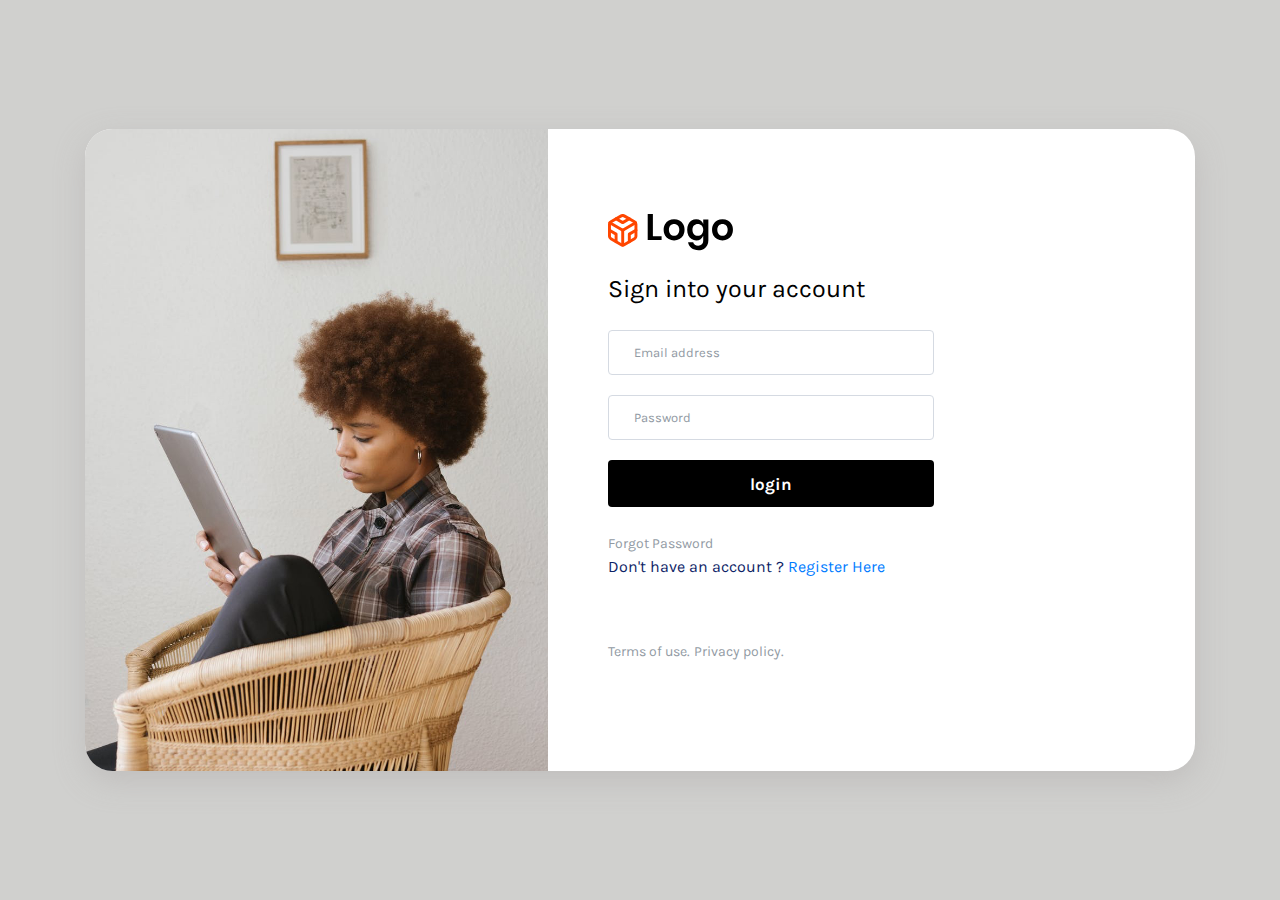
<file: index.html>
<!DOCTYPE html>
<html lang="en">
<head>
  <meta charset="UTF-8">
  <meta name="viewport" content="width=device-width, initial-scale=1.0">
  <meta http-equiv="X-UA-Compatible" content="ie=edge">
  <title>Login Classwork bootstrap</title>
  <link href="https://fonts.googleapis.com/css?family=Karla:400,700&display=swap" rel="stylesheet">
  <link rel="stylesheet" href="https://cdn.materialdesignicons.com/4.8.95/css/materialdesignicons.min.css">
  <link rel="stylesheet" href="https://stackpath.bootstrapcdn.com/bootstrap/4.4.1/css/bootstrap.min.css">
  <link rel="stylesheet" href="assets/css/login.css">
</head>
<body>
  <main class="d-flex align-items-center min-vh-100 py-3 py-md-0">
    <div class="container">
      <div class="login-card card">
        <div class="row no-gutters">
          <div class="col-md-5">
            <img src="assets/images/login.jpg" class="login-card-img" alt="logo">
          </div>

          <div class="col-md-7">
            <div class="card-body">
              <div class="brand-wrapper">
                <img src="assets/images/logo.svg" class="logo" alt="logo">
              </div>
              <p class="login-card-description">Sign into your account</p>
              <form action="#">

                <div class="form_group">
                  <label for="email" class="sr-only">Email</label>
                  <input type="email" name="email" id="email" class="form-control" placeholder="Email address">
                </div>

                <div class="form-group">
                  <label for="password" class="sr-only">Password</label>
                  <input type="password" name="password" id="password" class="form-control" placeholder="Password">
                </div>

                <button name="login" id="login" class="btn btn-block login-btn mb-4" type="button">login</button>
              </form>
              <a href="#" class="forgot-password-link">Forgot Password</a>
              <p class="login-card-footer-text">Don't have an account ? <a href="signup.html">Register Here</a></p>

              <div class="login-card-footer-nav">
                <a href="">Terms of use.</a>
                <a href="">Privacy policy.</a>
              </div>
            </div>
          </div>
        </div>
      </div>
    </div>
  </main>

  <script src="https://code.jquery.com/jquery-3.4.1.min.js"></script>
  <script src="https://cdn.jsdelivr.net/npm/popper.js@1.16.0/dist/umd/popper.min.js"></script>
  <script src="https://stackpath.bootstrapcdn.com/bootstrap/4.4.1/js/bootstrap.min.js"></script>
</body>
</html>
</file>
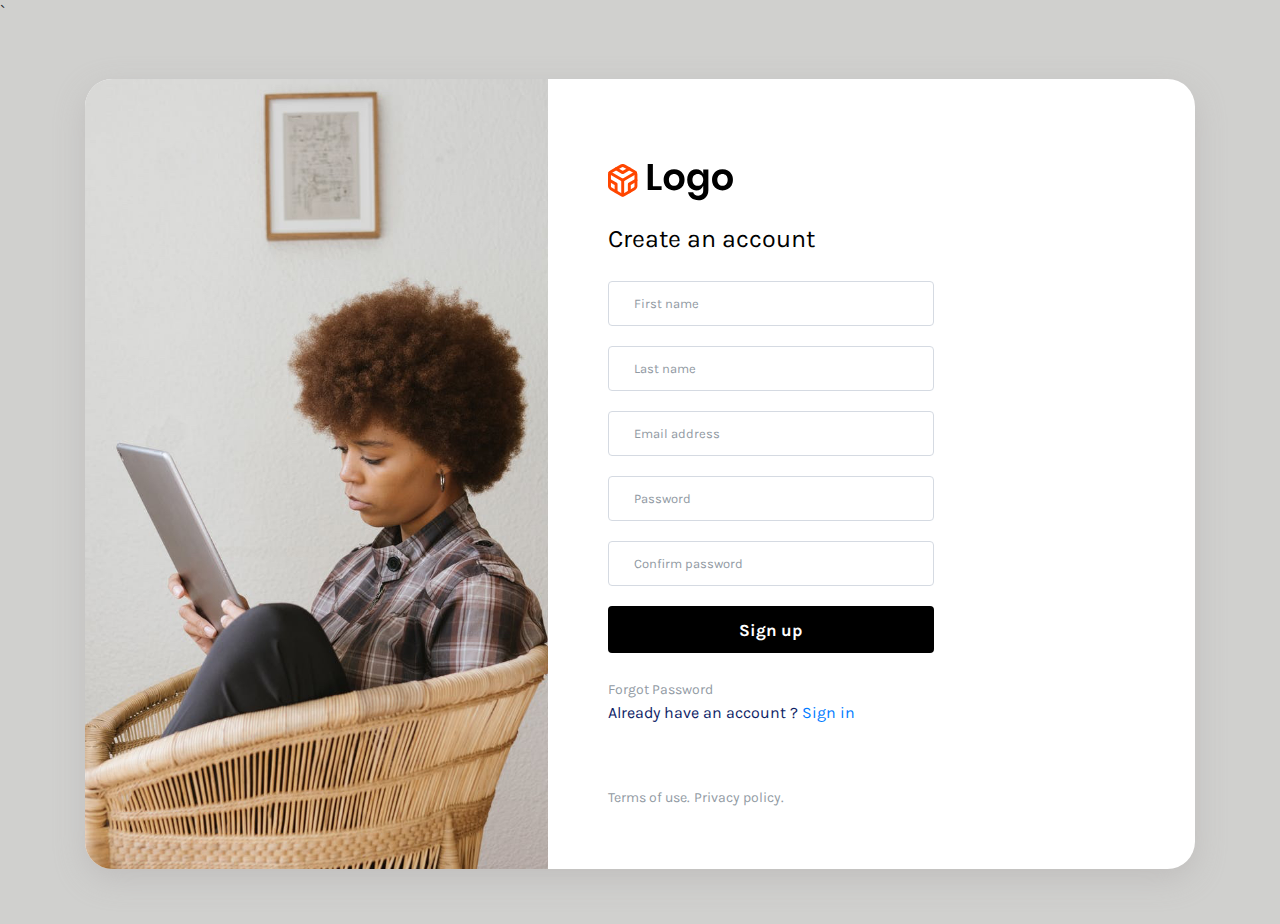
<file: signup.html>
<!DOCTYPE html>
<html lang="en">
<head>
    <meta charset="UTF-8">
    <meta http-equiv="X-UA-Compatible" content="IE=edge">
    <meta name="viewport" content="width=device-width, initial-scale=1.0">
    <link href="https://fonts.googleapis.com/css?family=Karla:400,700&display=swap" rel="stylesheet">
    <link rel="stylesheet" href="https://cdn.materialdesignicons.com/4.8.95/css/materialdesignicons.min.css">
    <link rel="stylesheet" href="https://stackpath.bootstrapcdn.com/bootstrap/4.4.1/css/bootstrap.min.css">
    <link rel="stylesheet" href="assets/css/login.css">
    <title>sign up</title>`
</head>
<body>
    <main class="d-flex align-items-center min-vh-100 py-3 py-md-0">
        <div class="container">
          <div class="login-card card">
            <div class="row no-gutters">
              <div class="col-md-5">
                <img src="assets/images/login.jpg" class="login-card-img" alt="logo">
              </div>
    
              <div class="col-md-7">
                <div class="card-body">
                  <div class="brand-wrapper">
                    <img src="assets/images/logo.svg" class="logo" alt="logo">
                  </div>
                  <p class="login-card-description">Create an account</p>
                  <form action="#">

                    <div class="form-group">
                    <label for="first-name" class="sr-only"></label>
                    <input type="text" name="first name" id="first-name" class="form-control" placeholder="First name">
                    </div>

                    <div class="form-group">
                    <label for="last-name" class="sr-only"></label>
                    <input type="text" name="last name" id="last-name" class="form-control" placeholder="Last name">
                    </div>
                      
                    <div class="form_group">
                      <label for="email" class="sr-only"></label>
                      <input type="email" name="email" id="email" class="form-control" placeholder="Email address">
                    </div>
    
                    <div class="form-group">
                      <label for="password" class="sr-only"></label>
                      <input type="password" name="password" id="password" class="form-control" placeholder="Password">
                    </div>

                    <div class="form-group">
                      <label for="confirm-password" class="sr-only"></label>
                      <input type="password" name="confirm-password" id="confirm-password" class="form-control" placeholder="Confirm password">
                    </div>
                    
                    
                    <button name="login" id="login" class="btn btn-block login-btn mb-4" type="button">Sign up</button>
                  </form>
                  <a href="#" class="forgot-password-link">Forgot Password</a>
                  <p class="login-card-footer-text">Already have an account ? <a href="index.html">Sign in</a></p>
    
                  <div class="login-card-footer-nav">
                    <a href="">Terms of use.</a>
                    <a href="">Privacy policy.</a>
                  </div>
                </div>
              </div>
            </div>
          </div>
        </div>
      </main>
    
      <script src="https://code.jquery.com/jquery-3.4.1.min.js"></script>
      <script src="https://cdn.jsdelivr.net/npm/popper.js@1.16.0/dist/umd/popper.min.js"></script>
      <script src="https://stackpath.bootstrapcdn.com/bootstrap/4.4.1/js/bootstrap.min.js"></script>
</body>
</html>
</file>
<file: assets/css/login.css>
body {
  font-family: "Karla", sans-serif;
  background-color: #d0d0ce;
  min-height: 100vh;
}

.brand-wrapper {
  margin-bottom: 19px;
}
.brand-wrapper .logo {
  height: 37px;
}

.login-card {
  border: 0;
  border-radius: 27.5px;
  box-shadow: 0 10px 30px 0 rgba(172, 168, 168, 0.43);
  overflow: hidden;
}

.login-card-img {
  border-radius: 0;
  width: 100%;
  height: 100%;
  -o-object-fit: cover;
  object-fit: cover;
}
.login-card .card-body {
  padding: 85px 60px 60px;
}
@media (max-width: 422px) {
  .login-card .card-body {
    padding: 35px 24px;
  }
}
.login-card-description {
  font-size: 25px;
  color: #000;
  font-weight: normal;
  margin-bottom: 23px;
}
.login-card form {
  max-width: 326px;
}
.login-card .form-control {
  border: 1px solid #d5dae2;
  padding: 15px 25px;
  margin-bottom: 20px;
  min-height: 45px;
  font-size: 13px;
  line-height: 15;
  font-weight: normal;
}
.login-card .form-control::-webkit-input-placeholder {
  color: #919aa3;
}
.login-card .form-control::-moz-placeholder {
  color: #919aa3;
}
.login-card .form-control:-ms-input-placeholder {
  color: #919aa3;
}
.login-card .form-control::-ms-input-placeholder {
  color: #919aa3;
}
.login-card .form-control::placeholder {
  color: #919aa3;
}
.login-card .login-btn {
  padding: 13px 20px 12px;
  background-color: #000;
  border-radius: 4px;
  font-size: 17px;
  font-weight: bold;
  line-height: 20px;
  color: #fff;
  margin-bottom: 24px;
}
.login-card .login-btn:hover {
  border: 1px solid #000;
  background-color: transparent;
  color: #000;
}
.login-card .forgot-password-link {
  font-size: 14px;
  color: #919aa3;
  margin-bottom: 12px;
}
.login-card-footer-text {
  font-size: 16px;
  color: #0d2366;
  margin-bottom: 60px;
}
@media (max-width: 767px) {
  .login-card-footer-text {
    margin-bottom: 24px;
  }
}
.login-card-footer-nav a {
  font-size: 14px;
  color: #919aa3;
}
</file>
